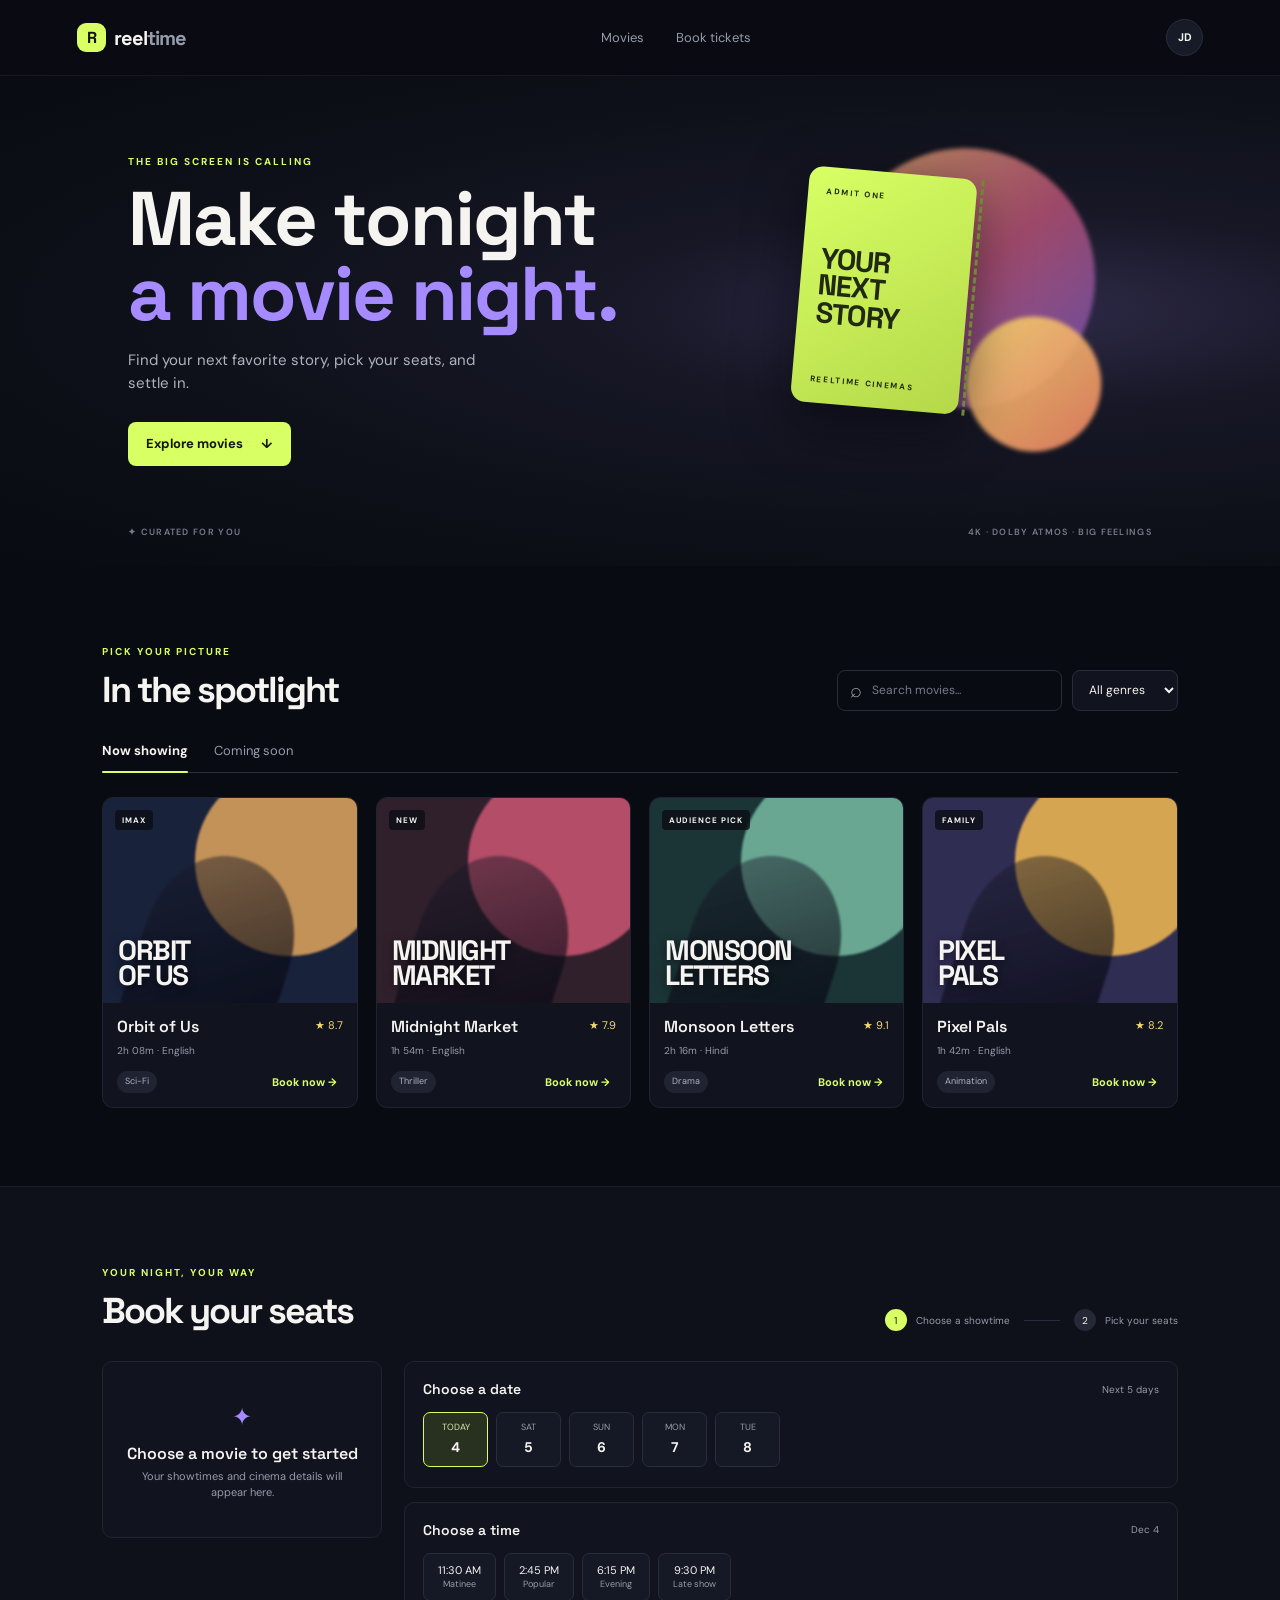
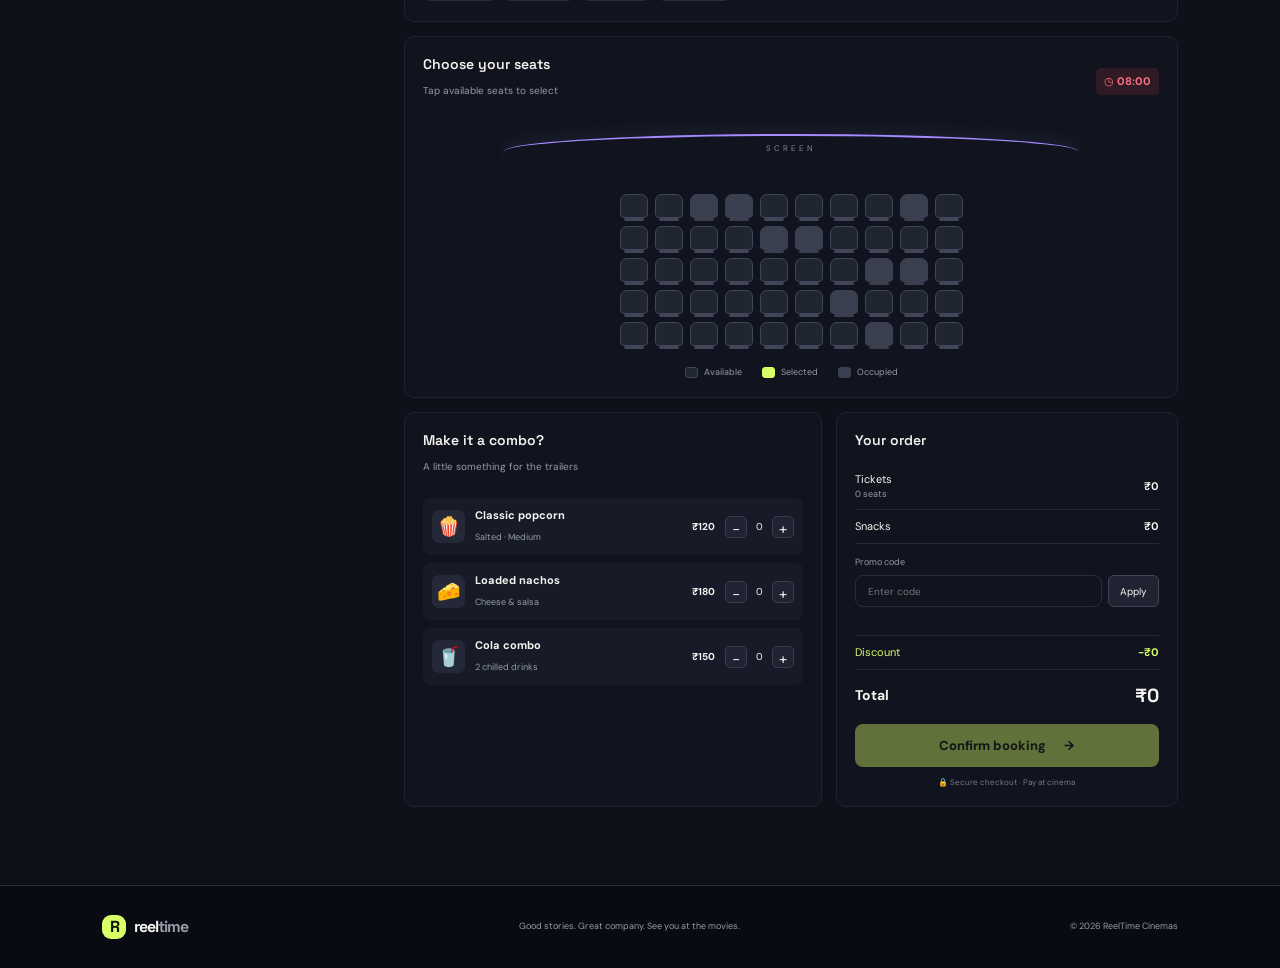
<file: index.html>
<!DOCTYPE html>
<html lang="en">
<head>
  <meta charset="UTF-8">
  <meta name="viewport" content="width=device-width, initial-scale=1.0">
  <meta name="theme-color" content="#090b12">
  <title>ReelTime — Movie Tickets</title>
  <link rel="preconnect" href="https://fonts.googleapis.com">
  <link rel="preconnect" href="https://fonts.gstatic.com" crossorigin>
  <link href="https://fonts.googleapis.com/css2?family=DM+Sans:wght@400;500;700&family=Space+Grotesk:wght@500;600;700&display=swap" rel="stylesheet">
  <link rel="stylesheet" href="styles.css">
  <script src="script.js" defer></script>
</head>
<body>
  <header class="site-header">
    <a class="brand" href="#top" aria-label="ReelTime home"><span class="brand-mark">R</span> reel<span>time</span></a>
    <nav aria-label="Main navigation"><a href="#movies">Movies</a><a href="#booking">Book tickets</a></nav>
    <button class="icon-button profile-button" aria-label="Your profile">JD</button>
  </header>

  <main id="top">
    <section class="hero" aria-labelledby="hero-title">
      <div class="hero-content">
        <p class="eyebrow">THE BIG SCREEN IS CALLING</p>
        <h1 id="hero-title">Make tonight<br> <span>a movie night.</span></h1>
        <p class="hero-copy">Find your next favorite story, pick your seats, and settle in.</p>
        <a class="button button-primary" href="#movies">Explore movies <span aria-hidden="true">↓</span></a>
      </div>
      <div class="hero-art" aria-hidden="true"><div class="orb orb-one"></div><div class="orb orb-two"></div><div class="ticket-art"><span>ADMIT ONE</span><b>YOUR<br>NEXT<br>STORY</b><small>REELTIME CINEMAS</small></div></div>
      <div class="hero-meta"><span>✦ CURATED FOR YOU</span><span>4K · DOLBY ATMOS · BIG FEELINGS</span></div>
    </section>

    <section class="section movie-section" id="movies" aria-labelledby="movies-title">
      <div class="section-heading"><div><p class="eyebrow">PICK YOUR PICTURE</p><h2 id="movies-title">In the spotlight</h2></div><div class="catalog-tools"><label class="search-box"><span aria-hidden="true">⌕</span><input id="movie-search" type="search" placeholder="Search movies..." aria-label="Search movies"></label><label class="sr-only" for="genre-filter">Filter by genre</label><select id="genre-filter"><option value="all">All genres</option></select></div></div>
      <div class="tabs" role="tablist" aria-label="Movie availability"><button class="tab active" role="tab" aria-selected="true" data-tab="now">Now showing</button><button class="tab" role="tab" aria-selected="false" data-tab="soon">Coming soon</button></div>
      <div id="movie-grid" class="movie-grid" aria-live="polite"></div>
      <p id="empty-state" class="empty-state" hidden>No movies match those filters. Try another search.</p>
    </section>

    <section class="booking-section" id="booking" aria-labelledby="booking-title">
      <div class="section-heading booking-heading"><div><p class="eyebrow">YOUR NIGHT, YOUR WAY</p><h2 id="booking-title">Book your seats</h2></div><div class="step-label"><span class="step-dot">1</span> Choose a showtime <span class="step-line"></span><span class="step-dot">2</span> Pick your seats</div></div>
      <div class="booking-layout">
        <article id="movie-detail" class="movie-detail"><div class="detail-placeholder"><span class="placeholder-icon">✦</span><h3>Choose a movie to get started</h3><p>Your showtimes and cinema details will appear here.</p></div></article>
        <div class="booking-controls" id="booking-controls" hidden>
          <div class="control-block"><div class="control-title"><h3>Choose a date</h3><span class="muted">Next 5 days</span></div><div id="date-list" class="date-list"></div></div>
          <div class="control-block"><div class="control-title"><h3>Choose a time</h3><span id="selected-date-label" class="muted"></span></div><div id="showtime-list" class="showtime-list"></div></div>
          <div class="control-block seat-block"><div class="control-title"><div><h3>Choose your seats</h3><p class="muted">Tap available seats to select</p></div><div class="timer" id="timer" aria-live="polite"><span>◷</span> <b>08:00</b></div></div>
            <div class="screen"><span>SCREEN</span></div>
            <div id="seat-map" class="seat-map" aria-label="Cinema seat map"></div>
            <div class="seat-legend"><span><i class="legend-seat available"></i>Available</span><span><i class="legend-seat selected"></i>Selected</span><span><i class="legend-seat occupied"></i>Occupied</span></div>
          </div>
          <div class="checkout-grid">
            <div class="control-block snacks-block"><div class="control-title"><div><h3>Make it a combo?</h3><p class="muted">A little something for the trailers</p></div></div><div id="snack-list" class="snack-list"></div></div>
            <div class="control-block summary-block"><h3>Your order</h3><div class="summary-line"><span>Tickets <small id="ticket-count">0 seats</small></span><b id="ticket-total">₹0</b></div><div class="summary-line"><span>Snacks</span><b id="snack-total">₹0</b></div><form id="promo-form" class="promo-form"><label for="promo-code">Promo code</label><div><input id="promo-code" type="text" placeholder="Enter code"><button type="submit">Apply</button></div><p id="promo-message" aria-live="polite"></p></form><div class="summary-line discount-line" id="discount-line" hidden><span>Discount</span><b id="discount-total">−₹0</b></div><div class="summary-line grand-total"><span>Total</span><b id="grand-total">₹0</b></div><button class="button button-primary checkout-button" id="checkout-button" disabled>Confirm booking <span aria-hidden="true">→</span></button><p class="secure-note">🔒 Secure checkout · Pay at cinema</p></div>
          </div>
        </div>
      </div>
    </section>
  </main>

  <footer class="site-footer"><a class="brand" href="#top"><span class="brand-mark">R</span> reel<span>time</span></a><p>Good stories. Great company. See you at the movies.</p><span>© 2026 ReelTime Cinemas</span></footer>

  <div class="modal-backdrop" id="confirmation-modal" role="dialog" aria-modal="true" aria-labelledby="modal-title" hidden><div class="confirmation-card"><button class="modal-close" id="close-modal" aria-label="Close confirmation">×</button><div class="success-icon">✓</div><p class="eyebrow">IT'S A DATE</p><h2 id="modal-title">You're going to the movies!</h2><p id="confirmation-copy" class="muted"></p><div class="confirmation-total"><span>Paid at cinema</span><b id="confirmation-total"></b></div><button class="button button-primary" id="done-button">Lovely, thanks</button></div></div>
</body>
</html>
</file>
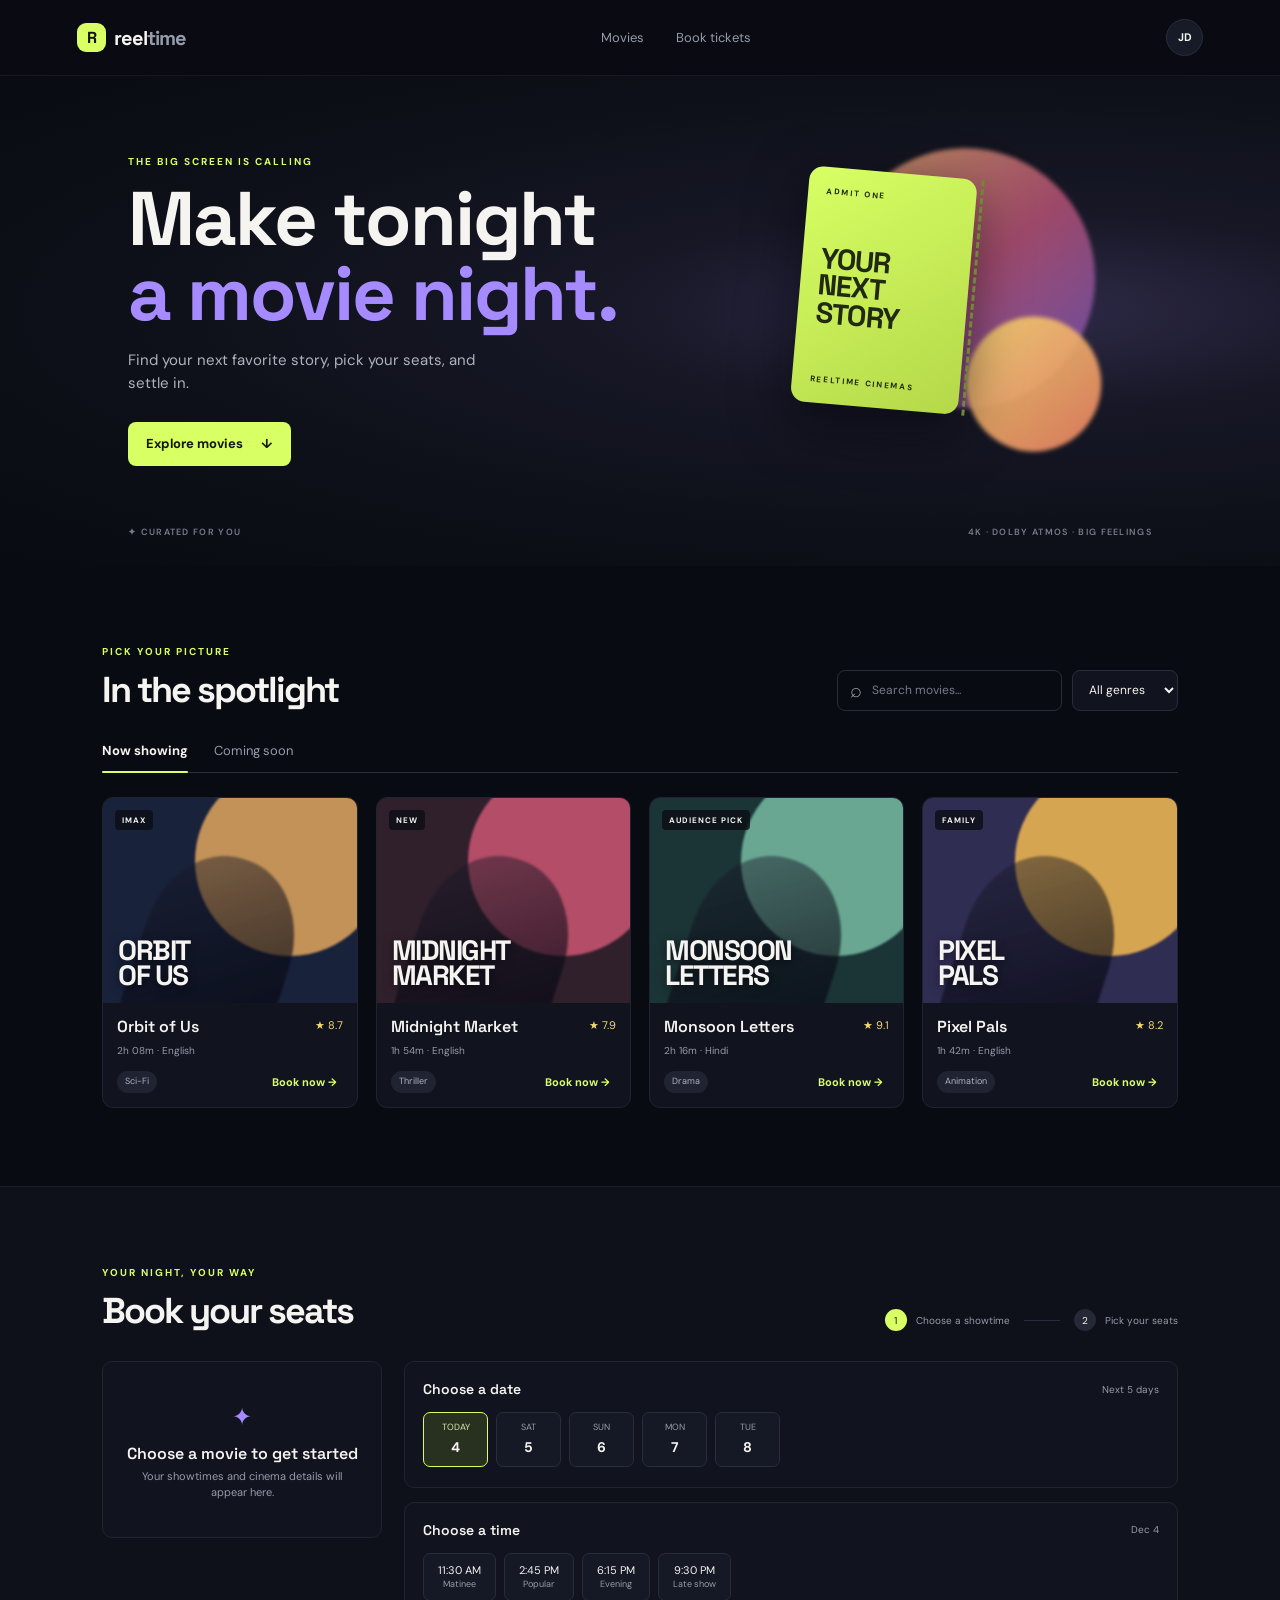
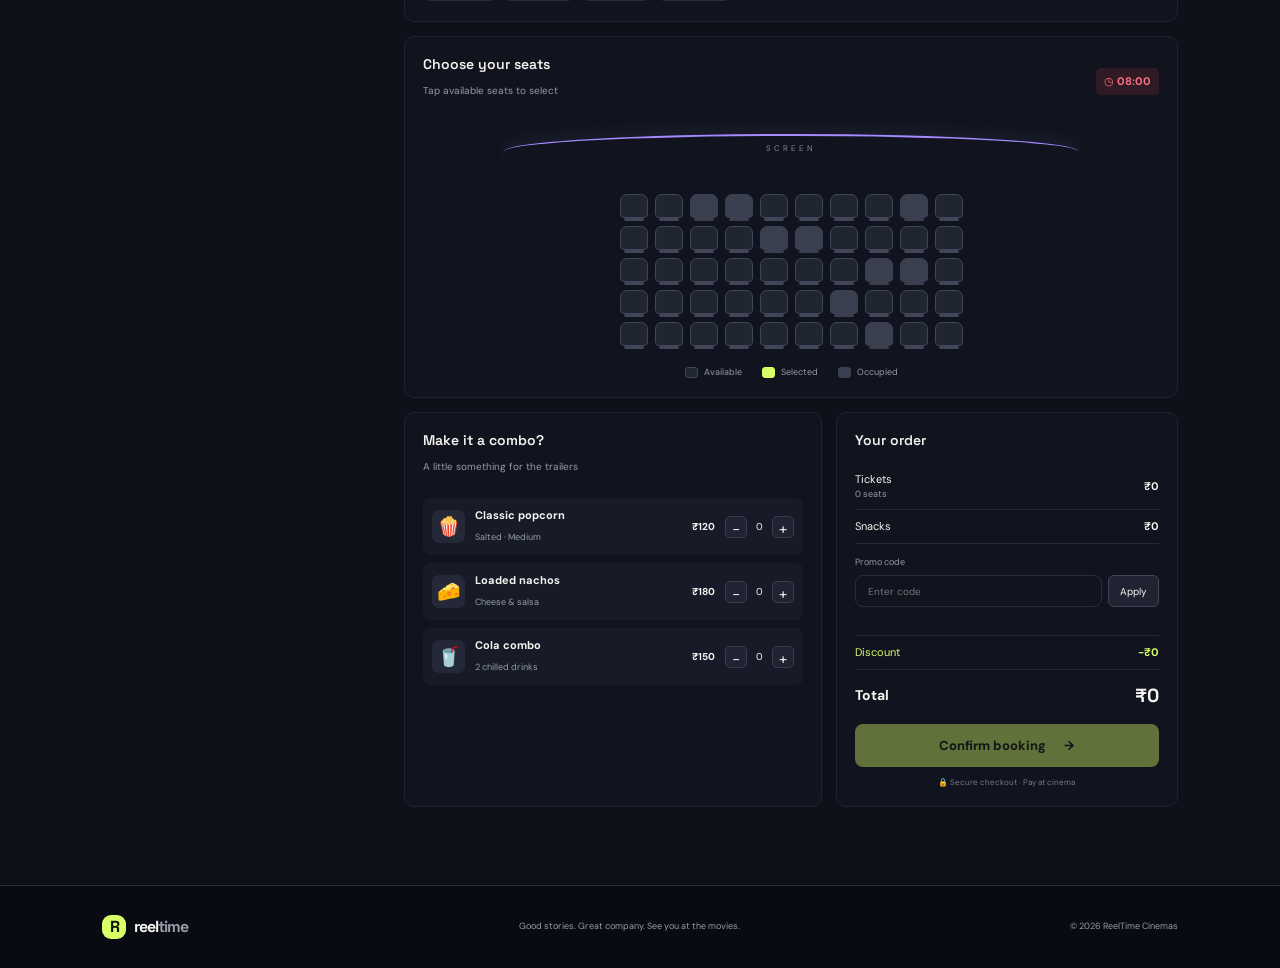
<file: index_bw (2).html>
<!DOCTYPE html>
<html lang="en">
<head>
  <meta charset="UTF-8">
  <meta name="viewport" content="width=device-width, initial-scale=1.0">
  <meta name="theme-color" content="#090b12">
  <title>ReelTime — Movie Tickets</title>
  <link rel="preconnect" href="https://fonts.googleapis.com">
  <link rel="preconnect" href="https://fonts.gstatic.com" crossorigin>
  <link href="https://fonts.googleapis.com/css2?family=DM+Sans:wght@400;500;700&family=Space+Grotesk:wght@500;600;700&display=swap" rel="stylesheet">
  <link rel="stylesheet" href="styles_bw (1).css">
  <script src="script_bw (1).js" defer></script>
</head>
<body>
  <header class="site-header">
    <a class="brand" href="#top" aria-label="ReelTime home"><span class="brand-mark">R</span> reel<span>time</span></a>
    <nav aria-label="Main navigation"><a href="#movies">Movies</a><a href="#booking">Book tickets</a></nav>
    <button class="icon-button profile-button" aria-label="Your profile">JD</button>
  </header>

  <main id="top">
    <section class="hero" aria-labelledby="hero-title">
      <div class="hero-content">
        <p class="eyebrow">THE BIG SCREEN IS CALLING</p>
        <h1 id="hero-title">Make tonight<br> <span>a movie night.</span></h1>
        <p class="hero-copy">Find your next favorite story, pick your seats, and settle in.</p>
        <a class="button button-primary" href="#movies">Explore movies <span aria-hidden="true">↓</span></a>
      </div>
      <div class="hero-art" aria-hidden="true"><div class="orb orb-one"></div><div class="orb orb-two"></div><div class="ticket-art"><span>ADMIT ONE</span><b>YOUR<br>NEXT<br>STORY</b><small>REELTIME CINEMAS</small></div></div>
      <div class="hero-meta"><span>✦ CURATED FOR YOU</span><span>4K · DOLBY ATMOS · BIG FEELINGS</span></div>
    </section>

    <section class="section movie-section" id="movies" aria-labelledby="movies-title">
      <div class="section-heading"><div><p class="eyebrow">PICK YOUR PICTURE</p><h2 id="movies-title">In the spotlight</h2></div><div class="catalog-tools"><label class="search-box"><span aria-hidden="true">⌕</span><input id="movie-search" type="search" placeholder="Search movies..." aria-label="Search movies"></label><label class="sr-only" for="genre-filter">Filter by genre</label><select id="genre-filter"><option value="all">All genres</option></select></div></div>
      <div class="tabs" role="tablist" aria-label="Movie availability"><button class="tab active" role="tab" aria-selected="true" data-tab="now">Now showing</button><button class="tab" role="tab" aria-selected="false" data-tab="soon">Coming soon</button></div>
      <div id="movie-grid" class="movie-grid" aria-live="polite"></div>
      <p id="empty-state" class="empty-state" hidden>No movies match those filters. Try another search.</p>
    </section>

    <section class="booking-section" id="booking" aria-labelledby="booking-title">
      <div class="section-heading booking-heading"><div><p class="eyebrow">YOUR NIGHT, YOUR WAY</p><h2 id="booking-title">Book your seats</h2></div><div class="step-label"><span class="step-dot">1</span> Choose a showtime <span class="step-line"></span><span class="step-dot">2</span> Pick your seats</div></div>
      <div class="booking-layout">
        <article id="movie-detail" class="movie-detail"><div class="detail-placeholder"><span class="placeholder-icon">✦</span><h3>Choose a movie to get started</h3><p>Your showtimes and cinema details will appear here.</p></div></article>
        <div class="booking-controls" id="booking-controls" hidden>
          <div class="control-block"><div class="control-title"><h3>Choose a date</h3><span class="muted">Next 5 days</span></div><div id="date-list" class="date-list"></div></div>
          <div class="control-block"><div class="control-title"><h3>Choose a time</h3><span id="selected-date-label" class="muted"></span></div><div id="showtime-list" class="showtime-list"></div></div>
          <div class="control-block seat-block"><div class="control-title"><div><h3>Choose your seats</h3><p class="muted">Tap available seats to select</p></div><div class="timer" id="timer" aria-live="polite"><span>◷</span> <b>08:00</b></div></div>
            <div class="screen"><span>SCREEN</span></div>
            <div id="seat-map" class="seat-map" aria-label="Cinema seat map"></div>
            <div class="seat-legend"><span><i class="legend-seat available"></i>Available</span><span><i class="legend-seat selected"></i>Selected</span><span><i class="legend-seat occupied"></i>Occupied</span></div>
          </div>
          <div class="checkout-grid">
            <div class="control-block snacks-block"><div class="control-title"><div><h3>Make it a combo?</h3><p class="muted">A little something for the trailers</p></div></div><div id="snack-list" class="snack-list"></div></div>
            <div class="control-block summary-block"><h3>Your order</h3><div class="summary-line"><span>Tickets <small id="ticket-count">0 seats</small></span><b id="ticket-total">₹0</b></div><div class="summary-line"><span>Snacks</span><b id="snack-total">₹0</b></div><form id="promo-form" class="promo-form"><label for="promo-code">Promo code</label><div><input id="promo-code" type="text" placeholder="Enter code"><button type="submit">Apply</button></div><p id="promo-message" aria-live="polite"></p></form><div class="summary-line discount-line" id="discount-line" hidden><span>Discount</span><b id="discount-total">−₹0</b></div><div class="summary-line grand-total"><span>Total</span><b id="grand-total">₹0</b></div><button class="button button-primary checkout-button" id="checkout-button" disabled>Confirm booking <span aria-hidden="true">→</span></button><p class="secure-note">🔒 Secure checkout · Pay at cinema</p></div>
          </div>
        </div>
      </div>
    </section>
  </main>

  <footer class="site-footer"><a class="brand" href="#top"><span class="brand-mark">R</span> reel<span>time</span></a><p>Good stories. Great company. See you at the movies.</p><span>© 2026 ReelTime Cinemas</span></footer>

  <div class="modal-backdrop" id="confirmation-modal" role="dialog" aria-modal="true" aria-labelledby="modal-title" hidden><div class="confirmation-card"><button class="modal-close" id="close-modal" aria-label="Close confirmation">×</button><div class="success-icon">✓</div><p class="eyebrow">IT'S A DATE</p><h2 id="modal-title">You're going to the movies!</h2><p id="confirmation-copy" class="muted"></p><div class="confirmation-total"><span>Paid at cinema</span><b id="confirmation-total"></b></div><button class="button button-primary" id="done-button">Lovely, thanks</button></div></div>
</body>
</html>
</file>
<file: styles.css>
:root{color-scheme:dark;--bg:#090b12;--panel:#11141e;--panel-2:#171b28;--line:#282d3b;--text:#f5f4f1;--muted:#969baa;--accent:#d8ff64;--purple:#a58bff;--red:#ff7185;--font-body:'DM Sans',sans-serif;--font-display:'Space Grotesk',sans-serif}
*{box-sizing:border-box}html{scroll-behavior:smooth}body{margin:0;background:var(--bg);color:var(--text);font-family:var(--font-body);font-size:15px;line-height:1.5}button,input,select{font:inherit}button,a{-webkit-tap-highlight-color:transparent}button{color:inherit}.site-header{height:76px;padding:0 max(6vw,24px);display:flex;align-items:center;justify-content:space-between;border-bottom:1px solid rgba(255,255,255,.06);background:rgba(9,11,18,.9)}.brand{text-decoration:none;color:var(--text);font-family:var(--font-display);font-weight:700;font-size:20px;letter-spacing:-1px;display:flex;align-items:center;gap:8px}.brand>span:last-child{color:var(--muted);margin-left:-8px}.brand-mark{width:29px;height:29px;border-radius:9px;background:var(--accent);color:#10130b;display:grid;place-items:center;font-size:16px}.site-header nav{display:flex;gap:32px}.site-header nav a{color:var(--muted);text-decoration:none;font-size:13px}.site-header nav a:hover{color:var(--text)}.icon-button{border:1px solid var(--line);width:37px;height:37px;border-radius:50%;background:var(--panel-2);font-size:11px;font-weight:700}.hero{position:relative;min-height:490px;padding:78px max(10vw,32px) 54px;overflow:hidden;background:radial-gradient(ellipse at 78% 48%,#302b4a 0,#171726 28%,#0d1018 63%,#090b12 100%)}.hero-content{position:relative;z-index:2;max-width:590px}.eyebrow{margin:0 0 12px;color:var(--accent);font-size:10px;font-weight:700;letter-spacing:2px}.hero h1,.section-heading h2,.confirmation-card h2{font-family:var(--font-display);letter-spacing:-2px}.hero h1{font-size:clamp(46px,6vw,76px);line-height:.99;margin:0 0 18px}.hero h1 span{color:var(--purple)}.hero-copy{color:#b0b2be;max-width:365px;margin:0 0 28px;font-size:15px}.button{display:inline-flex;justify-content:center;align-items:center;gap:18px;padding:12px 18px;border:0;border-radius:8px;text-decoration:none;cursor:pointer;font-weight:700;font-size:13px;transition:transform .18s,filter .18s}.button:hover:not(:disabled){transform:translateY(-2px);filter:brightness(1.08)}.button-primary{background:var(--accent);color:#14170d}.hero-art{position:absolute;right:13%;top:25px;width:350px;height:380px;transform:rotate(5deg)}.orb{position:absolute;border-radius:50%;filter:blur(2px)}.orb-one{width:260px;height:260px;background:linear-gradient(135deg,#edb56f,#c4577b 50%,#6e58c3);right:20px;top:45px;opacity:.78}.orb-two{width:135px;height:135px;background:linear-gradient(135deg,#f4d56d,#ef8263);right:5px;top:207px;opacity:.9}.ticket-art{position:absolute;width:168px;height:236px;padding:18px;background:linear-gradient(145deg,#d8ff64,#b4d849);color:#222912;left:36px;top:76px;border-radius:14px;box-shadow:0 18px 55px #05050c99;display:flex;flex-direction:column;justify-content:space-between}.ticket-art:after{content:'';position:absolute;right:-7px;top:0;bottom:0;border-right:3px dashed #718735}.ticket-art>span,.ticket-art small{font-size:8px;font-weight:700;letter-spacing:1.7px}.ticket-art b{font:700 29px/.95 var(--font-display);letter-spacing:-1px}.hero-meta{position:absolute;bottom:27px;left:max(10vw,32px);right:max(10vw,32px);display:flex;justify-content:space-between;color:#777c8c;font-size:9px;font-weight:600;letter-spacing:1.3px}.section,.booking-section{padding:78px max(8vw,24px)}.section-heading{display:flex;justify-content:space-between;align-items:end;gap:25px}.section-heading h2{font-size:36px;line-height:1.1;margin:0}.catalog-tools{display:flex;gap:10px}.search-box{height:41px;width:225px;display:flex;align-items:center;gap:8px;padding:0 12px;border:1px solid var(--line);border-radius:8px;color:var(--muted)}.search-box span{font-size:20px}.search-box input{background:none;border:0;outline:0;color:var(--text);width:100%;font-size:12px}.search-box input::placeholder{color:#767b89}select,.promo-form input{background:var(--panel);color:var(--text);border:1px solid var(--line);border-radius:8px;padding:0 12px;outline:0}select{font-size:12px}.tabs{display:flex;gap:26px;border-bottom:1px solid var(--line);margin:30px 0 24px}.tab{background:none;border:0;color:var(--muted);padding:0 0 12px;position:relative;cursor:pointer;font-size:13px}.tab.active{color:var(--text);font-weight:700}.tab.active:after{content:'';height:2px;position:absolute;bottom:-1px;left:0;right:0;background:var(--accent);border-radius:2px}.movie-grid{display:grid;grid-template-columns:repeat(4,minmax(0,1fr));gap:18px}.movie-card{min-width:0;background:var(--panel);border:1px solid #202432;border-radius:11px;overflow:hidden;transition:transform .2s,border-color .2s}.movie-card:hover{transform:translateY(-4px);border-color:#464c5d}.poster{height:205px;position:relative;overflow:hidden;display:flex;align-items:end;padding:15px;background:var(--poster-bg,#24283a)}.poster:before,.poster:after{content:'';position:absolute;border-radius:50%;filter:blur(1px)}.poster:before{width:190px;height:190px;right:-28px;top:-32px;background:var(--poster-orb,#bd6e75);opacity:.85}.poster:after{width:150px;height:190px;left:15%;top:28%;background:linear-gradient(145deg,#1c1d2d66,#050610cc);transform:rotate(18deg);border-radius:48% 48% 10% 10%}.poster-art{position:relative;z-index:1;font:700 28px/.9 var(--font-display);letter-spacing:-1.5px;text-transform:uppercase;max-width:170px;text-shadow:0 2px 10px #0009}.poster-chip{position:absolute;z-index:2;top:12px;left:12px;border-radius:4px;background:#0b0d15c9;padding:4px 7px;font-size:8px;font-weight:700;letter-spacing:1px}.movie-card-body{padding:14px}.movie-title-row{display:flex;justify-content:space-between;align-items:start;gap:8px}.movie-title-row h3{font:600 16px/1.2 var(--font-display);margin:0}.rating{white-space:nowrap;color:#f5d875;font-size:11px}.movie-meta{color:var(--muted);font-size:10px;margin:7px 0 13px}.card-actions{display:flex;justify-content:space-between;align-items:center}.genre-pill{border-radius:20px;background:#202432;color:#afb4c2;padding:4px 8px;font-size:9px}.card-button{border:0;background:none;color:var(--accent);font-size:11px;font-weight:700;cursor:pointer}.empty-state{color:var(--muted);text-align:center;padding:40px}.booking-section{background:#0e1119;border-top:1px solid #1b1e29}.booking-heading{margin-bottom:30px}.step-label{display:flex;align-items:center;gap:9px;color:var(--muted);font-size:10px}.step-dot{width:22px;height:22px;border-radius:50%;display:grid;place-items:center;background:#242837;color:var(--text);font-size:10px}.step-dot:first-of-type{background:var(--accent);color:#171a10}.step-line{width:36px;height:1px;background:var(--line);margin:0 5px}.booking-layout{display:grid;grid-template-columns:280px minmax(0,1fr);gap:22px;align-items:start}.movie-detail,.control-block{background:var(--panel);border:1px solid #202432;border-radius:10px}.movie-detail{overflow:hidden;min-height:175px;position:sticky;top:20px}.detail-placeholder{min-height:175px;padding:26px 20px;text-align:center;display:grid;place-content:center}.placeholder-icon{font-size:24px;color:var(--purple)}.detail-placeholder h3{font:600 16px var(--font-display);margin:8px 0 4px}.detail-placeholder p{color:var(--muted);font-size:11px;margin:0}.detail-poster{height:155px;background:linear-gradient(130deg,var(--poster-bg),#131522);padding:18px;display:flex;align-items:end;position:relative;overflow:hidden}.detail-poster:before{content:'';position:absolute;width:140px;height:140px;border-radius:50%;background:var(--poster-orb);right:10px;top:-25px}.detail-poster b{position:relative;font:700 25px/.96 var(--font-display);text-transform:uppercase;max-width:180px}.detail-copy{padding:16px}.detail-copy h3{margin:0;font:600 20px var(--font-display)}.detail-copy p{font-size:11px;color:var(--muted);margin:7px 0 12px}.detail-tags{display:flex;gap:6px;flex-wrap:wrap}.detail-tags span{font-size:9px;color:#c7cad2;border:1px solid #303545;padding:4px 7px;border-radius:20px}.booking-controls{display:grid;gap:14px}.control-block{padding:18px}.control-title{display:flex;align-items:center;justify-content:space-between;gap:10px}.control-title h3,.summary-block h3{margin:0;font:600 14px var(--font-display)}.muted{color:var(--muted);font-size:10px}.date-list,.showtime-list{display:flex;gap:8px;margin-top:14px;overflow:auto;padding-bottom:2px}.date-button,.time-button{border:1px solid var(--line);border-radius:7px;background:#151925;cursor:pointer;transition:.15s}.date-button{min-width:65px;padding:8px 10px;display:grid;gap:2px}.date-button span:first-child{font-size:9px;color:var(--muted)}.date-button b{font-size:14px}.date-button.active,.time-button.active{border-color:var(--accent);background:#283020}.date-button.active span:first-child{color:#d7ecaa}.time-button{padding:8px 14px;font-size:11px}.time-button small{display:block;color:var(--muted);font-size:9px}.timer{font-size:11px;color:var(--red);background:#301b25;padding:5px 8px;border-radius:5px}.timer b{font-variant-numeric:tabular-nums}.timer.expired{background:var(--red);color:#2a0d14}.screen{height:35px;border-top:2px solid #a58bff;border-radius:50% 50% 0 0/50% 50% 0 0;max-width:78%;margin:26px auto 25px;text-align:center;color:#84899a;font-size:8px;letter-spacing:3px;padding-top:6px;box-shadow:0 -7px 17px #a58bff10}.seat-map{display:grid;grid-template-columns:repeat(10,28px);justify-content:center;gap:8px 7px}.seat{width:28px;height:24px;border:1px solid #414758;border-radius:7px 7px 4px 4px;background:#202532;cursor:pointer;position:relative;color:transparent}.seat:after{content:'';position:absolute;left:3px;right:3px;bottom:-4px;height:3px;background:#414758;border-radius:3px}.seat:hover:not(.occupied){border-color:var(--accent)}.seat.selected{background:var(--accent);border-color:var(--accent)}.seat.selected:after{background:var(--accent)}.seat.occupied{background:#3b4050;border-color:#3b4050;cursor:not-allowed}.seat.occupied:after{background:#3b4050}.seat-legend{display:flex;justify-content:center;gap:20px;margin-top:20px;color:var(--muted);font-size:9px}.seat-legend span{display:flex;align-items:center;gap:6px}.legend-seat{display:inline-block;width:13px;height:11px;border-radius:3px;background:#202532;border:1px solid #414758}.legend-seat.selected{background:var(--accent);border-color:var(--accent)}.legend-seat.occupied{background:#3b4050;border-color:#3b4050}.checkout-grid{display:grid;grid-template-columns:1.1fr .9fr;gap:14px}.snack-list{display:grid;gap:8px;margin-top:14px}.snack-row{display:flex;align-items:center;gap:10px;background:#171b27;border-radius:7px;padding:9px}.snack-emoji{width:33px;height:33px;display:grid;place-items:center;background:#242837;border-radius:7px;font-size:19px}.snack-info{flex:1}.snack-info b{display:block;font-size:11px}.snack-info small{color:var(--muted);font-size:9px}.snack-price{font-size:10px;font-weight:700}.quantity-control{display:flex;align-items:center;gap:8px}.quantity-control button{width:22px;height:22px;border:1px solid #383e4f;border-radius:5px;background:#202432;cursor:pointer}.quantity-control span{font-size:10px;min-width:9px;text-align:center}.summary-block h3{margin-bottom:14px}.summary-line{display:flex;justify-content:space-between;align-items:center;padding:8px 0;border-bottom:1px solid #252a37;font-size:11px}.summary-line small{display:block;color:var(--muted);font-size:9px}.promo-form{padding:12px 0;border-bottom:1px solid #252a37}.promo-form label{display:block;color:var(--muted);font-size:9px;margin-bottom:6px}.promo-form>div{display:flex;gap:6px}.promo-form input{width:100%;height:32px;font-size:10px}.promo-form button{border:1px solid #404658;background:#202432;border-radius:6px;padding:0 11px;font-size:10px;cursor:pointer}.promo-form p{min-height:12px;margin:4px 0 0;font-size:9px;color:var(--accent)}.discount-line{color:var(--accent)}.grand-total{font-size:14px;font-weight:700;border:0;padding-top:13px}.grand-total b{font:700 19px var(--font-display)}.checkout-button{width:100%;margin-top:8px}.checkout-button:disabled{opacity:.4;cursor:not-allowed;transform:none}.secure-note{text-align:center;color:#777c89;font-size:8px;margin:9px 0 0}.site-footer{padding:25px max(8vw,24px);border-top:1px solid var(--line);display:flex;align-items:center;justify-content:space-between}.site-footer .brand{font-size:16px}.site-footer .brand-mark{width:24px;height:24px}.site-footer p,.site-footer>span{font-size:9px;color:var(--muted)}.modal-backdrop{position:fixed;inset:0;z-index:10;background:#05060ccc;display:grid;place-items:center;padding:20px}.modal-backdrop[hidden]{display:none}.confirmation-card{max-width:420px;width:100%;padding:35px;background:#151925;border:1px solid #303647;border-radius:15px;text-align:center;position:relative;box-shadow:0 30px 100px #0009}.modal-close{position:absolute;right:13px;top:11px;background:none;border:0;font-size:22px;color:var(--muted);cursor:pointer}.success-icon{margin:0 auto 15px;width:45px;height:45px;border-radius:50%;display:grid;place-items:center;background:#d8ff6420;color:var(--accent);font-size:22px}.confirmation-card .eyebrow{margin-bottom:7px}.confirmation-card h2{font-size:27px;line-height:1.1;margin:0 0 12px}.confirmation-card>p.muted{font-size:11px;line-height:1.7}.confirmation-total{display:flex;justify-content:space-between;border-top:1px solid var(--line);border-bottom:1px solid var(--line);padding:13px 0;margin:20px 0;font-size:11px}.confirmation-total b{font:700 16px var(--font-display)}.confirmation-card .button{width:100%}.sr-only{position:absolute;width:1px;height:1px;padding:0;margin:-1px;overflow:hidden;clip:rect(0,0,0,0);white-space:nowrap;border:0}
@media(max-width:900px){.hero-art{right:4%;opacity:.65}.hero-content{max-width:510px}.movie-grid{grid-template-columns:repeat(2,minmax(0,1fr))}.booking-layout{grid-template-columns:230px minmax(0,1fr)}}
@media(max-width:650px){.site-header{height:64px}.site-header nav{gap:14px}.site-header nav a{font-size:11px}.hero{min-height:460px;padding:65px 25px 55px}.hero-art{right:-45px;top:95px;opacity:.32;transform:scale(.8) rotate(5deg)}.hero-content{max-width:100%}.hero-meta{left:25px;right:25px;font-size:7px}.section,.booking-section{padding:54px 20px}.section-heading{align-items:start;flex-direction:column}.section-heading h2{font-size:31px}.catalog-tools{width:100%}.search-box{flex:1;width:auto}.catalog-tools select{max-width:130px}.movie-grid{gap:11px}.poster{height:165px}.poster-art{font-size:24px}.movie-card-body{padding:11px}.movie-title-row h3{font-size:14px}.step-label{font-size:8px}.booking-layout{grid-template-columns:1fr}.movie-detail{position:static}.detail-poster{height:125px}.booking-controls{gap:10px}.checkout-grid{grid-template-columns:1fr}.seat-map{grid-template-columns:repeat(10,minmax(20px,28px));gap:7px 5px}.seat{width:100%;height:22px}.site-footer{flex-wrap:wrap;gap:8px}.site-footer p{order:3;width:100%;margin:0}}
</file>
<file: styles_bw (1).css>
:root{color-scheme:dark;--bg:#090b12;--panel:#11141e;--panel-2:#171b28;--line:#282d3b;--text:#f5f4f1;--muted:#969baa;--accent:#d8ff64;--purple:#a58bff;--red:#ff7185;--font-body:'DM Sans',sans-serif;--font-display:'Space Grotesk',sans-serif}
*{box-sizing:border-box}html{scroll-behavior:smooth}body{margin:0;background:var(--bg);color:var(--text);font-family:var(--font-body);font-size:15px;line-height:1.5}button,input,select{font:inherit}button,a{-webkit-tap-highlight-color:transparent}button{color:inherit}.site-header{height:76px;padding:0 max(6vw,24px);display:flex;align-items:center;justify-content:space-between;border-bottom:1px solid rgba(255,255,255,.06);background:rgba(9,11,18,.9)}.brand{text-decoration:none;color:var(--text);font-family:var(--font-display);font-weight:700;font-size:20px;letter-spacing:-1px;display:flex;align-items:center;gap:8px}.brand>span:last-child{color:var(--muted);margin-left:-8px}.brand-mark{width:29px;height:29px;border-radius:9px;background:var(--accent);color:#10130b;display:grid;place-items:center;font-size:16px}.site-header nav{display:flex;gap:32px}.site-header nav a{color:var(--muted);text-decoration:none;font-size:13px}.site-header nav a:hover{color:var(--text)}.icon-button{border:1px solid var(--line);width:37px;height:37px;border-radius:50%;background:var(--panel-2);font-size:11px;font-weight:700}.hero{position:relative;min-height:490px;padding:78px max(10vw,32px) 54px;overflow:hidden;background:radial-gradient(ellipse at 78% 48%,#302b4a 0,#171726 28%,#0d1018 63%,#090b12 100%)}.hero-content{position:relative;z-index:2;max-width:590px}.eyebrow{margin:0 0 12px;color:var(--accent);font-size:10px;font-weight:700;letter-spacing:2px}.hero h1,.section-heading h2,.confirmation-card h2{font-family:var(--font-display);letter-spacing:-2px}.hero h1{font-size:clamp(46px,6vw,76px);line-height:.99;margin:0 0 18px}.hero h1 span{color:var(--purple)}.hero-copy{color:#b0b2be;max-width:365px;margin:0 0 28px;font-size:15px}.button{display:inline-flex;justify-content:center;align-items:center;gap:18px;padding:12px 18px;border:0;border-radius:8px;text-decoration:none;cursor:pointer;font-weight:700;font-size:13px;transition:transform .18s,filter .18s}.button:hover:not(:disabled){transform:translateY(-2px);filter:brightness(1.08)}.button-primary{background:var(--accent);color:#14170d}.hero-art{position:absolute;right:13%;top:25px;width:350px;height:380px;transform:rotate(5deg)}.orb{position:absolute;border-radius:50%;filter:blur(2px)}.orb-one{width:260px;height:260px;background:linear-gradient(135deg,#edb56f,#c4577b 50%,#6e58c3);right:20px;top:45px;opacity:.78}.orb-two{width:135px;height:135px;background:linear-gradient(135deg,#f4d56d,#ef8263);right:5px;top:207px;opacity:.9}.ticket-art{position:absolute;width:168px;height:236px;padding:18px;background:linear-gradient(145deg,#d8ff64,#b4d849);color:#222912;left:36px;top:76px;border-radius:14px;box-shadow:0 18px 55px #05050c99;display:flex;flex-direction:column;justify-content:space-between}.ticket-art:after{content:'';position:absolute;right:-7px;top:0;bottom:0;border-right:3px dashed #718735}.ticket-art>span,.ticket-art small{font-size:8px;font-weight:700;letter-spacing:1.7px}.ticket-art b{font:700 29px/.95 var(--font-display);letter-spacing:-1px}.hero-meta{position:absolute;bottom:27px;left:max(10vw,32px);right:max(10vw,32px);display:flex;justify-content:space-between;color:#777c8c;font-size:9px;font-weight:600;letter-spacing:1.3px}.section,.booking-section{padding:78px max(8vw,24px)}.section-heading{display:flex;justify-content:space-between;align-items:end;gap:25px}.section-heading h2{font-size:36px;line-height:1.1;margin:0}.catalog-tools{display:flex;gap:10px}.search-box{height:41px;width:225px;display:flex;align-items:center;gap:8px;padding:0 12px;border:1px solid var(--line);border-radius:8px;color:var(--muted)}.search-box span{font-size:20px}.search-box input{background:none;border:0;outline:0;color:var(--text);width:100%;font-size:12px}.search-box input::placeholder{color:#767b89}select,.promo-form input{background:var(--panel);color:var(--text);border:1px solid var(--line);border-radius:8px;padding:0 12px;outline:0}select{font-size:12px}.tabs{display:flex;gap:26px;border-bottom:1px solid var(--line);margin:30px 0 24px}.tab{background:none;border:0;color:var(--muted);padding:0 0 12px;position:relative;cursor:pointer;font-size:13px}.tab.active{color:var(--text);font-weight:700}.tab.active:after{content:'';height:2px;position:absolute;bottom:-1px;left:0;right:0;background:var(--accent);border-radius:2px}.movie-grid{display:grid;grid-template-columns:repeat(4,minmax(0,1fr));gap:18px}.movie-card{min-width:0;background:var(--panel);border:1px solid #202432;border-radius:11px;overflow:hidden;transition:transform .2s,border-color .2s}.movie-card:hover{transform:translateY(-4px);border-color:#464c5d}.poster{height:205px;position:relative;overflow:hidden;display:flex;align-items:end;padding:15px;background:var(--poster-bg,#24283a)}.poster:before,.poster:after{content:'';position:absolute;border-radius:50%;filter:blur(1px)}.poster:before{width:190px;height:190px;right:-28px;top:-32px;background:var(--poster-orb,#bd6e75);opacity:.85}.poster:after{width:150px;height:190px;left:15%;top:28%;background:linear-gradient(145deg,#1c1d2d66,#050610cc);transform:rotate(18deg);border-radius:48% 48% 10% 10%}.poster-art{position:relative;z-index:1;font:700 28px/.9 var(--font-display);letter-spacing:-1.5px;text-transform:uppercase;max-width:170px;text-shadow:0 2px 10px #0009}.poster-chip{position:absolute;z-index:2;top:12px;left:12px;border-radius:4px;background:#0b0d15c9;padding:4px 7px;font-size:8px;font-weight:700;letter-spacing:1px}.movie-card-body{padding:14px}.movie-title-row{display:flex;justify-content:space-between;align-items:start;gap:8px}.movie-title-row h3{font:600 16px/1.2 var(--font-display);margin:0}.rating{white-space:nowrap;color:#f5d875;font-size:11px}.movie-meta{color:var(--muted);font-size:10px;margin:7px 0 13px}.card-actions{display:flex;justify-content:space-between;align-items:center}.genre-pill{border-radius:20px;background:#202432;color:#afb4c2;padding:4px 8px;font-size:9px}.card-button{border:0;background:none;color:var(--accent);font-size:11px;font-weight:700;cursor:pointer}.empty-state{color:var(--muted);text-align:center;padding:40px}.booking-section{background:#0e1119;border-top:1px solid #1b1e29}.booking-heading{margin-bottom:30px}.step-label{display:flex;align-items:center;gap:9px;color:var(--muted);font-size:10px}.step-dot{width:22px;height:22px;border-radius:50%;display:grid;place-items:center;background:#242837;color:var(--text);font-size:10px}.step-dot:first-of-type{background:var(--accent);color:#171a10}.step-line{width:36px;height:1px;background:var(--line);margin:0 5px}.booking-layout{display:grid;grid-template-columns:280px minmax(0,1fr);gap:22px;align-items:start}.movie-detail,.control-block{background:var(--panel);border:1px solid #202432;border-radius:10px}.movie-detail{overflow:hidden;min-height:175px;position:sticky;top:20px}.detail-placeholder{min-height:175px;padding:26px 20px;text-align:center;display:grid;place-content:center}.placeholder-icon{font-size:24px;color:var(--purple)}.detail-placeholder h3{font:600 16px var(--font-display);margin:8px 0 4px}.detail-placeholder p{color:var(--muted);font-size:11px;margin:0}.detail-poster{height:155px;background:linear-gradient(130deg,var(--poster-bg),#131522);padding:18px;display:flex;align-items:end;position:relative;overflow:hidden}.detail-poster:before{content:'';position:absolute;width:140px;height:140px;border-radius:50%;background:var(--poster-orb);right:10px;top:-25px}.detail-poster b{position:relative;font:700 25px/.96 var(--font-display);text-transform:uppercase;max-width:180px}.detail-copy{padding:16px}.detail-copy h3{margin:0;font:600 20px var(--font-display)}.detail-copy p{font-size:11px;color:var(--muted);margin:7px 0 12px}.detail-tags{display:flex;gap:6px;flex-wrap:wrap}.detail-tags span{font-size:9px;color:#c7cad2;border:1px solid #303545;padding:4px 7px;border-radius:20px}.booking-controls{display:grid;gap:14px}.control-block{padding:18px}.control-title{display:flex;align-items:center;justify-content:space-between;gap:10px}.control-title h3,.summary-block h3{margin:0;font:600 14px var(--font-display)}.muted{color:var(--muted);font-size:10px}.date-list,.showtime-list{display:flex;gap:8px;margin-top:14px;overflow:auto;padding-bottom:2px}.date-button,.time-button{border:1px solid var(--line);border-radius:7px;background:#151925;cursor:pointer;transition:.15s}.date-button{min-width:65px;padding:8px 10px;display:grid;gap:2px}.date-button span:first-child{font-size:9px;color:var(--muted)}.date-button b{font-size:14px}.date-button.active,.time-button.active{border-color:var(--accent);background:#283020}.date-button.active span:first-child{color:#d7ecaa}.time-button{padding:8px 14px;font-size:11px}.time-button small{display:block;color:var(--muted);font-size:9px}.timer{font-size:11px;color:var(--red);background:#301b25;padding:5px 8px;border-radius:5px}.timer b{font-variant-numeric:tabular-nums}.timer.expired{background:var(--red);color:#2a0d14}.screen{height:35px;border-top:2px solid #a58bff;border-radius:50% 50% 0 0/50% 50% 0 0;max-width:78%;margin:26px auto 25px;text-align:center;color:#84899a;font-size:8px;letter-spacing:3px;padding-top:6px;box-shadow:0 -7px 17px #a58bff10}.seat-map{display:grid;grid-template-columns:repeat(10,28px);justify-content:center;gap:8px 7px}.seat{width:28px;height:24px;border:1px solid #414758;border-radius:7px 7px 4px 4px;background:#202532;cursor:pointer;position:relative;color:transparent}.seat:after{content:'';position:absolute;left:3px;right:3px;bottom:-4px;height:3px;background:#414758;border-radius:3px}.seat:hover:not(.occupied){border-color:var(--accent)}.seat.selected{background:var(--accent);border-color:var(--accent)}.seat.selected:after{background:var(--accent)}.seat.occupied{background:#3b4050;border-color:#3b4050;cursor:not-allowed}.seat.occupied:after{background:#3b4050}.seat-legend{display:flex;justify-content:center;gap:20px;margin-top:20px;color:var(--muted);font-size:9px}.seat-legend span{display:flex;align-items:center;gap:6px}.legend-seat{display:inline-block;width:13px;height:11px;border-radius:3px;background:#202532;border:1px solid #414758}.legend-seat.selected{background:var(--accent);border-color:var(--accent)}.legend-seat.occupied{background:#3b4050;border-color:#3b4050}.checkout-grid{display:grid;grid-template-columns:1.1fr .9fr;gap:14px}.snack-list{display:grid;gap:8px;margin-top:14px}.snack-row{display:flex;align-items:center;gap:10px;background:#171b27;border-radius:7px;padding:9px}.snack-emoji{width:33px;height:33px;display:grid;place-items:center;background:#242837;border-radius:7px;font-size:19px}.snack-info{flex:1}.snack-info b{display:block;font-size:11px}.snack-info small{color:var(--muted);font-size:9px}.snack-price{font-size:10px;font-weight:700}.quantity-control{display:flex;align-items:center;gap:8px}.quantity-control button{width:22px;height:22px;border:1px solid #383e4f;border-radius:5px;background:#202432;cursor:pointer}.quantity-control span{font-size:10px;min-width:9px;text-align:center}.summary-block h3{margin-bottom:14px}.summary-line{display:flex;justify-content:space-between;align-items:center;padding:8px 0;border-bottom:1px solid #252a37;font-size:11px}.summary-line small{display:block;color:var(--muted);font-size:9px}.promo-form{padding:12px 0;border-bottom:1px solid #252a37}.promo-form label{display:block;color:var(--muted);font-size:9px;margin-bottom:6px}.promo-form>div{display:flex;gap:6px}.promo-form input{width:100%;height:32px;font-size:10px}.promo-form button{border:1px solid #404658;background:#202432;border-radius:6px;padding:0 11px;font-size:10px;cursor:pointer}.promo-form p{min-height:12px;margin:4px 0 0;font-size:9px;color:var(--accent)}.discount-line{color:var(--accent)}.grand-total{font-size:14px;font-weight:700;border:0;padding-top:13px}.grand-total b{font:700 19px var(--font-display)}.checkout-button{width:100%;margin-top:8px}.checkout-button:disabled{opacity:.4;cursor:not-allowed;transform:none}.secure-note{text-align:center;color:#777c89;font-size:8px;margin:9px 0 0}.site-footer{padding:25px max(8vw,24px);border-top:1px solid var(--line);display:flex;align-items:center;justify-content:space-between}.site-footer .brand{font-size:16px}.site-footer .brand-mark{width:24px;height:24px}.site-footer p,.site-footer>span{font-size:9px;color:var(--muted)}.modal-backdrop{position:fixed;inset:0;z-index:10;background:#05060ccc;display:grid;place-items:center;padding:20px}.modal-backdrop[hidden]{display:none}.confirmation-card{max-width:420px;width:100%;padding:35px;background:#151925;border:1px solid #303647;border-radius:15px;text-align:center;position:relative;box-shadow:0 30px 100px #0009}.modal-close{position:absolute;right:13px;top:11px;background:none;border:0;font-size:22px;color:var(--muted);cursor:pointer}.success-icon{margin:0 auto 15px;width:45px;height:45px;border-radius:50%;display:grid;place-items:center;background:#d8ff6420;color:var(--accent);font-size:22px}.confirmation-card .eyebrow{margin-bottom:7px}.confirmation-card h2{font-size:27px;line-height:1.1;margin:0 0 12px}.confirmation-card>p.muted{font-size:11px;line-height:1.7}.confirmation-total{display:flex;justify-content:space-between;border-top:1px solid var(--line);border-bottom:1px solid var(--line);padding:13px 0;margin:20px 0;font-size:11px}.confirmation-total b{font:700 16px var(--font-display)}.confirmation-card .button{width:100%}.sr-only{position:absolute;width:1px;height:1px;padding:0;margin:-1px;overflow:hidden;clip:rect(0,0,0,0);white-space:nowrap;border:0}
@media(max-width:900px){.hero-art{right:4%;opacity:.65}.hero-content{max-width:510px}.movie-grid{grid-template-columns:repeat(2,minmax(0,1fr))}.booking-layout{grid-template-columns:230px minmax(0,1fr)}}
@media(max-width:650px){.site-header{height:64px}.site-header nav{gap:14px}.site-header nav a{font-size:11px}.hero{min-height:460px;padding:65px 25px 55px}.hero-art{right:-45px;top:95px;opacity:.32;transform:scale(.8) rotate(5deg)}.hero-content{max-width:100%}.hero-meta{left:25px;right:25px;font-size:7px}.section,.booking-section{padding:54px 20px}.section-heading{align-items:start;flex-direction:column}.section-heading h2{font-size:31px}.catalog-tools{width:100%}.search-box{flex:1;width:auto}.catalog-tools select{max-width:130px}.movie-grid{gap:11px}.poster{height:165px}.poster-art{font-size:24px}.movie-card-body{padding:11px}.movie-title-row h3{font-size:14px}.step-label{font-size:8px}.booking-layout{grid-template-columns:1fr}.movie-detail{position:static}.detail-poster{height:125px}.booking-controls{gap:10px}.checkout-grid{grid-template-columns:1fr}.seat-map{grid-template-columns:repeat(10,minmax(20px,28px));gap:7px 5px}.seat{width:100%;height:22px}.site-footer{flex-wrap:wrap;gap:8px}.site-footer p{order:3;width:100%;margin:0}}
</file>
